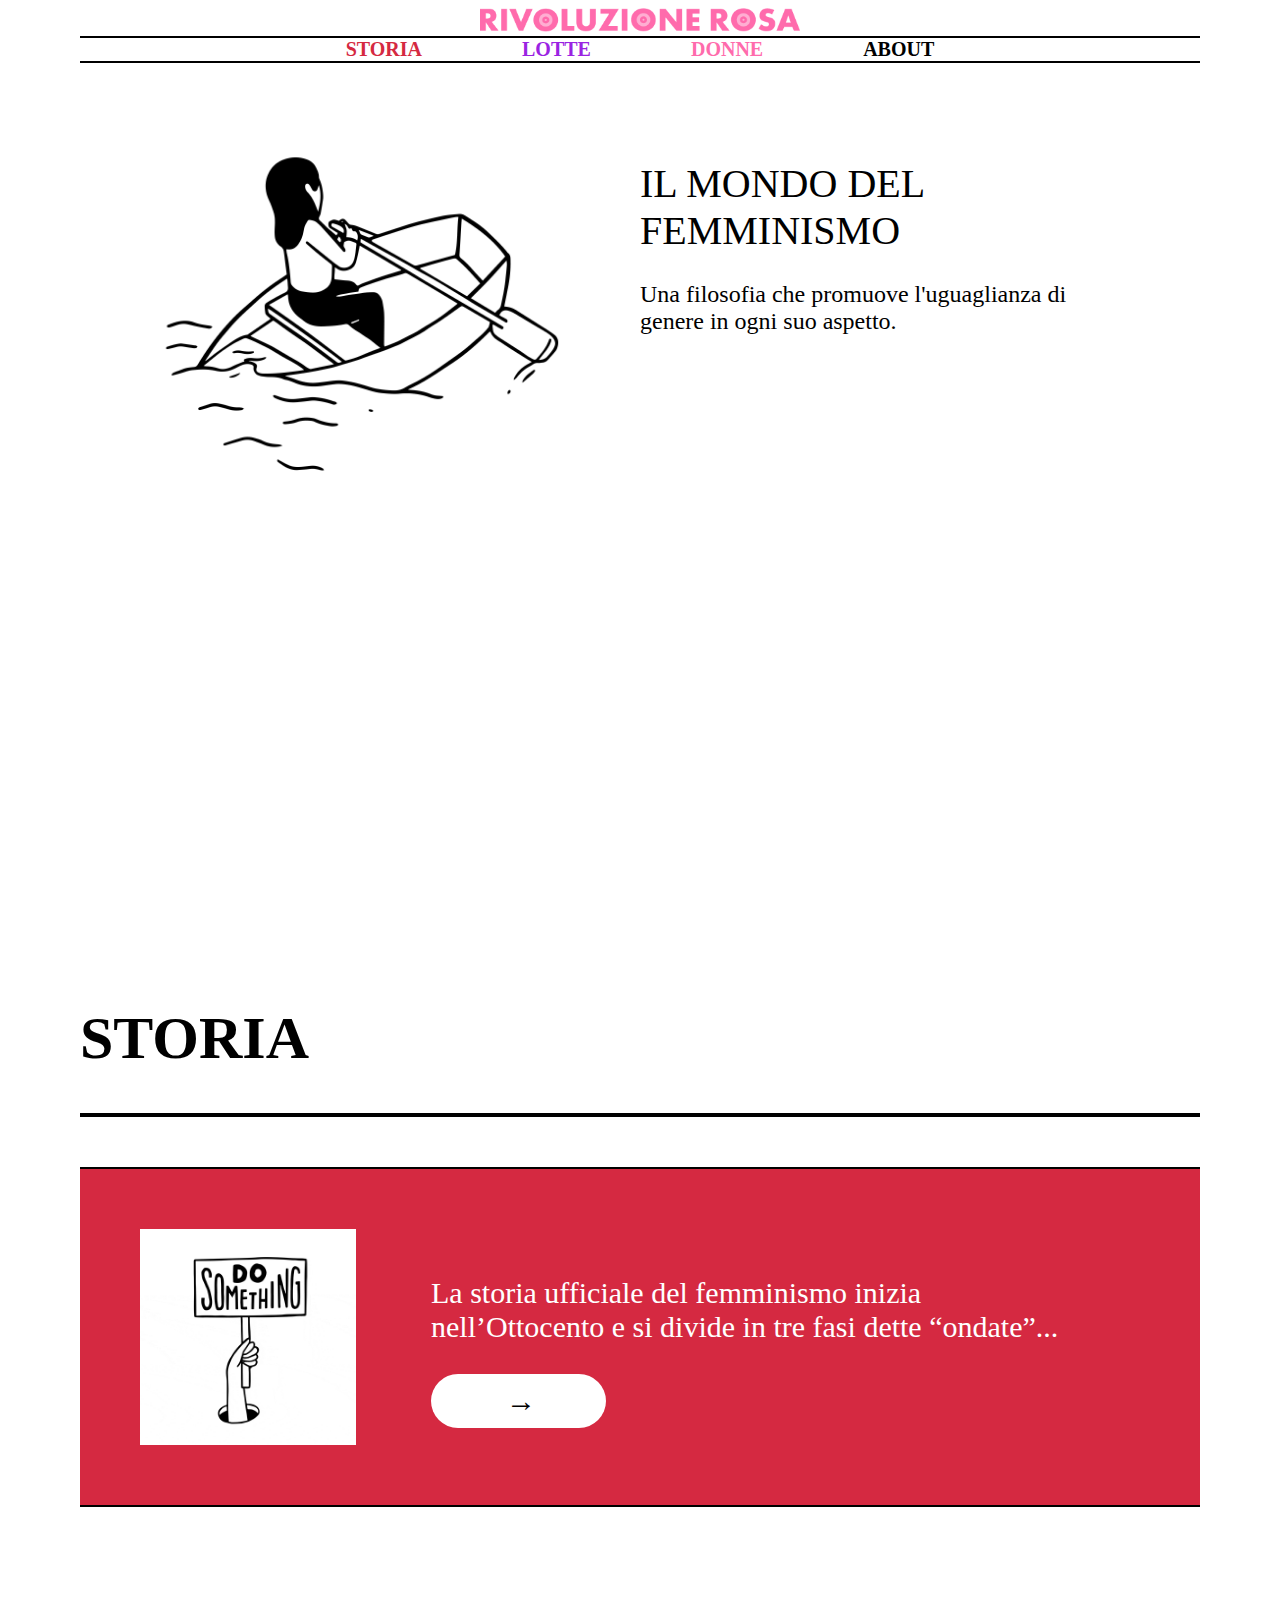
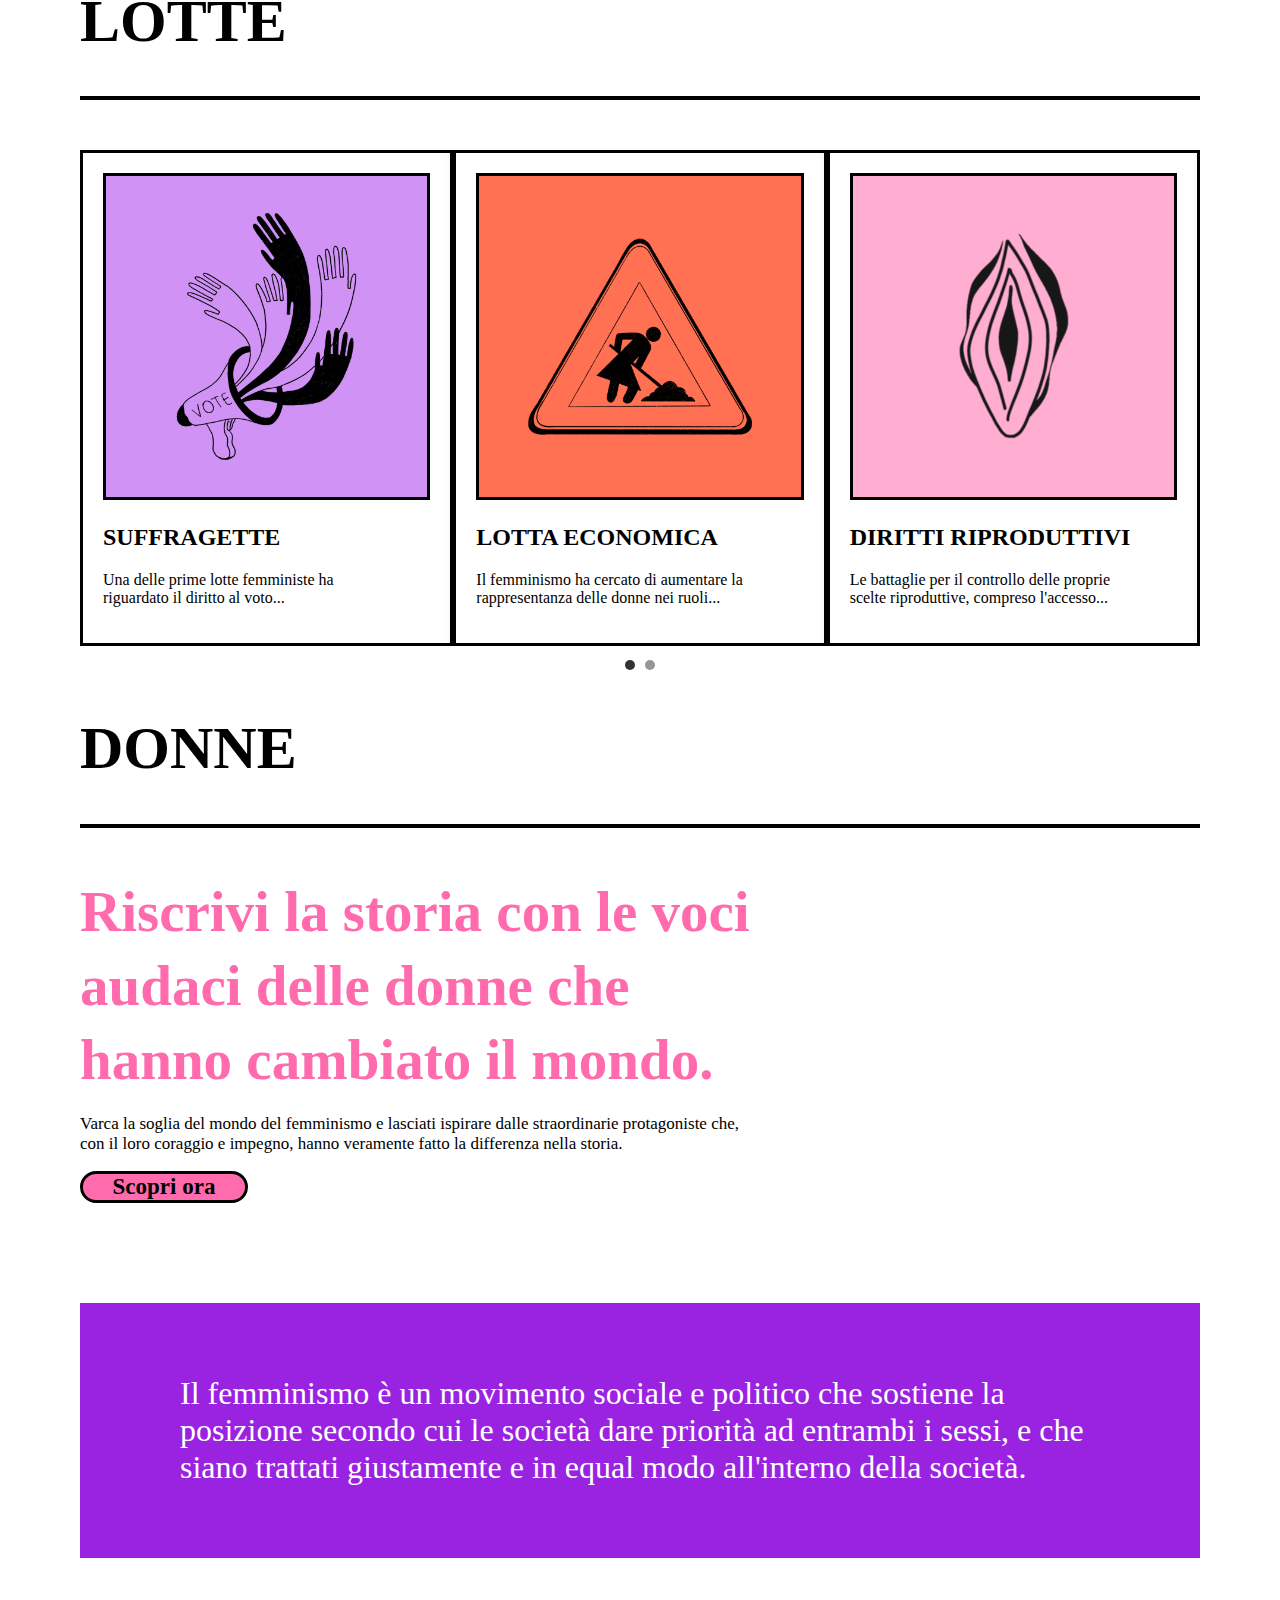
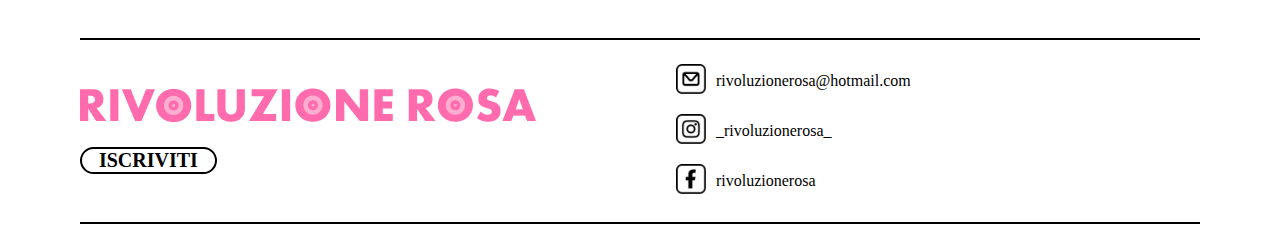
<file: index.html>
<!DOCTYPE html>
<html lang="it">
<head>
    <meta charset="UTF-8">
    <meta name="viewport" content="width=device-width, initial-scale=1.0">
    <title>Document</title>
    <link rel="stylesheet" href="style.css">
</head>
<body>
    <header>
        <div class="marchio"> <a href=""><img src="/img/marchio.png"></a></div>
        <div class="navigation">
          <div class="menu-icon" id="mobile-menu">&#9776;</div>
            <nav class="nav">
                <ul>
                    <li > <a class="storia" href="storia.html"> STORIA</a> </li>
                    <li > <a class="lotte" href=""> LOTTE </a> </li>
                    <li > <a class="donne" href=""> DONNE </a> </li>
                    <li > <a class="about" href=""> ABOUT </a> </li>
                </ul>
            </nav>
        </div>
    </header>
    <script src="script.js"></script>
    <main>
        <section class="hero">
            <div class="img"> <img src="img/Laurène Boglio.gif" alt=""></div>
            <div class="intro">
                <h1>IL MONDO DEL FEMMINISMO</h1>
                <p>Una filosofia che promuove l'uguaglianza di
                    <br> genere in ogni suo aspetto.</p>
            </div>
        </section>
        <div class="argomento1"> <h1>STORIA</h1></div>
        <div class="conainer-card">
            <div class="card">
                <img src="img/do something.gif" alt="Descrizione dell'immagine">
                <div class="card-content">
                    <p>La storia ufficiale del femminismo inizia 
                        <br>nell’Ottocento e si divide in tre fasi dette “ondate”...</p>
                        <a href="storia.html" class="arrow-button"><span>&rarr;</span></a>
                </div>
            </div>
        </div>
        <div class="argomento2"> <h1> LOTTE</h1></div>
        <div id="carousel-container">
            <div id="carousel">
              <div class="card1">
                <a href=""> <img src="img/diritto al voto.png" alt="Immagine 1"> </a>
                <a href=""> <h2>SUFFRAGETTE</h2> </a>
                <p>Una delle prime lotte femministe ha 
                    <br>riguardato il diritto al voto...</p>
              </div>
              <div class="card1">
                <a href=""><img src="img/LOTTA ECONOMICA.png" alt="Immagine 2"></a>
                <a href=""><h2>LOTTA ECONOMICA</h2></a>
                <p>Il femminismo ha cercato di aumentare la
                    <br>rappresentanza delle donne nei ruoli...</p>
              </div>
              <div class="card1">
                <a href=""><img src="img/DIRITTI RIPRODUTTIVI.png" alt="Immagine 2"></a>
                <a href=""><h2>DIRITTI RIPRODUTTIVI</h2></a>
                <p>Le battaglie per il controllo delle proprie 
                    <br>scelte riproduttive, compreso l'accesso...</p>
              </div>
              <div class="card1">
                <a href=""><img src="img/salario.png" alt="Immagine 2"></a>
                <a href=""><h2>PARITà SALARIALE</h2></a>
                <p>La lotta per ottenere parità di salario per lo 
                    <br>stesso lavoro svolto da uomini e donne...</p>
              </div>
              <div class="card1">
                <a href=""><img src="img/violenza.png" alt="Immagine 2"></a>
                <a href=""><h2>VIOLENZA DI GENERE</h2></a>
                <p>Il movimento femminista si è impegnato 
                    <br>nella lotta contro la violenza domestica...</p>
              </div>
              <div class="card1">
                <a href=""><img src="img/istruzione.png" alt="Immagine 2"></a>
                <a href=""><h2>DIRITTO ALL'ISTRUZIONE</h2></a>
                <p>Le donne hanno lottato per il diritto 
                    <br>all'istruzione di qualità, sfidando...</p>
              </div>
            </div>
          </div>
          <div id="carousel-indicators">
            <!-- Indicatori del carosello -->
          </div>
          <script src="script.js"></script>
          <div class="argomento3"> <h1>DONNE</h1></div>
          <div class="argomentod">
            <h2 class="primo">Riscrivi la storia con le voci audaci delle donne che hanno cambiato il mondo. </h2>
            <p class="terzo">Varca la soglia del mondo del femminismo e lasciati ispirare dalle straordinarie protagoniste che, con il loro coraggio e impegno, hanno veramente fatto la differenza nella storia.</p>
            <a href=""><h6 class="secondo">Scopri ora</h6></a>
          </div>
          <div class="citazione">
            <p> Il femminismo è un movimento sociale e politico
                che sostiene la posizione secondo cui le società
                 dare priorità ad entrambi i sessi, e 
                che siano trattati giustamente e in equal modo
               all'interno della società.</p>
          </div>
        </div>
    
    </main>
    <footer class="footer">
        <div class="newsletter-container">
          <a class="marchiof" href=""> <img src="img/marchio.png" alt=""></a>
          <div class="newsletter">
          <a href="iscriviti.html"><h2>ISCRIVITI</h2></a>
          </div>
       </div>
        <div class="contatti">
          <ul>
            <li><a href=""> <img src="img/mail.png" alt="" style="width: 30px; height: 30px;"> </a>
              <a href=""><p>rivoluzionerosa@hotmail.com</p></a>
            </li>
            <li><a href=""> <img src="img/ig.png" alt=""  style="width: 30px; height: 30px;"> </a>
              <a href=""><p>_rivoluzionerosa_</p></a>
            </li>
            <li><a href=""> <img src="img/facebook.png" alt=""  style="width: 30px; height: 30px;"> </a>
              <a href=""><p>rivoluzionerosa</p></a>
            </li>
          </ul>
        </div>
        <div class="navfooter">
          <ul>
            <li > <a class="storia" href="storia.html"> STORIA</a> </li>
            <li > <a class="lotte" href=""> LOTTE </a> </li>
            <li > <a class="donne" href=""> DONNE </a> </li>
            <li > <a class="about" href=""> ABOUT </a> </li>
          </ul>
        </div>
    </footer>
</body>
</html>
</file>
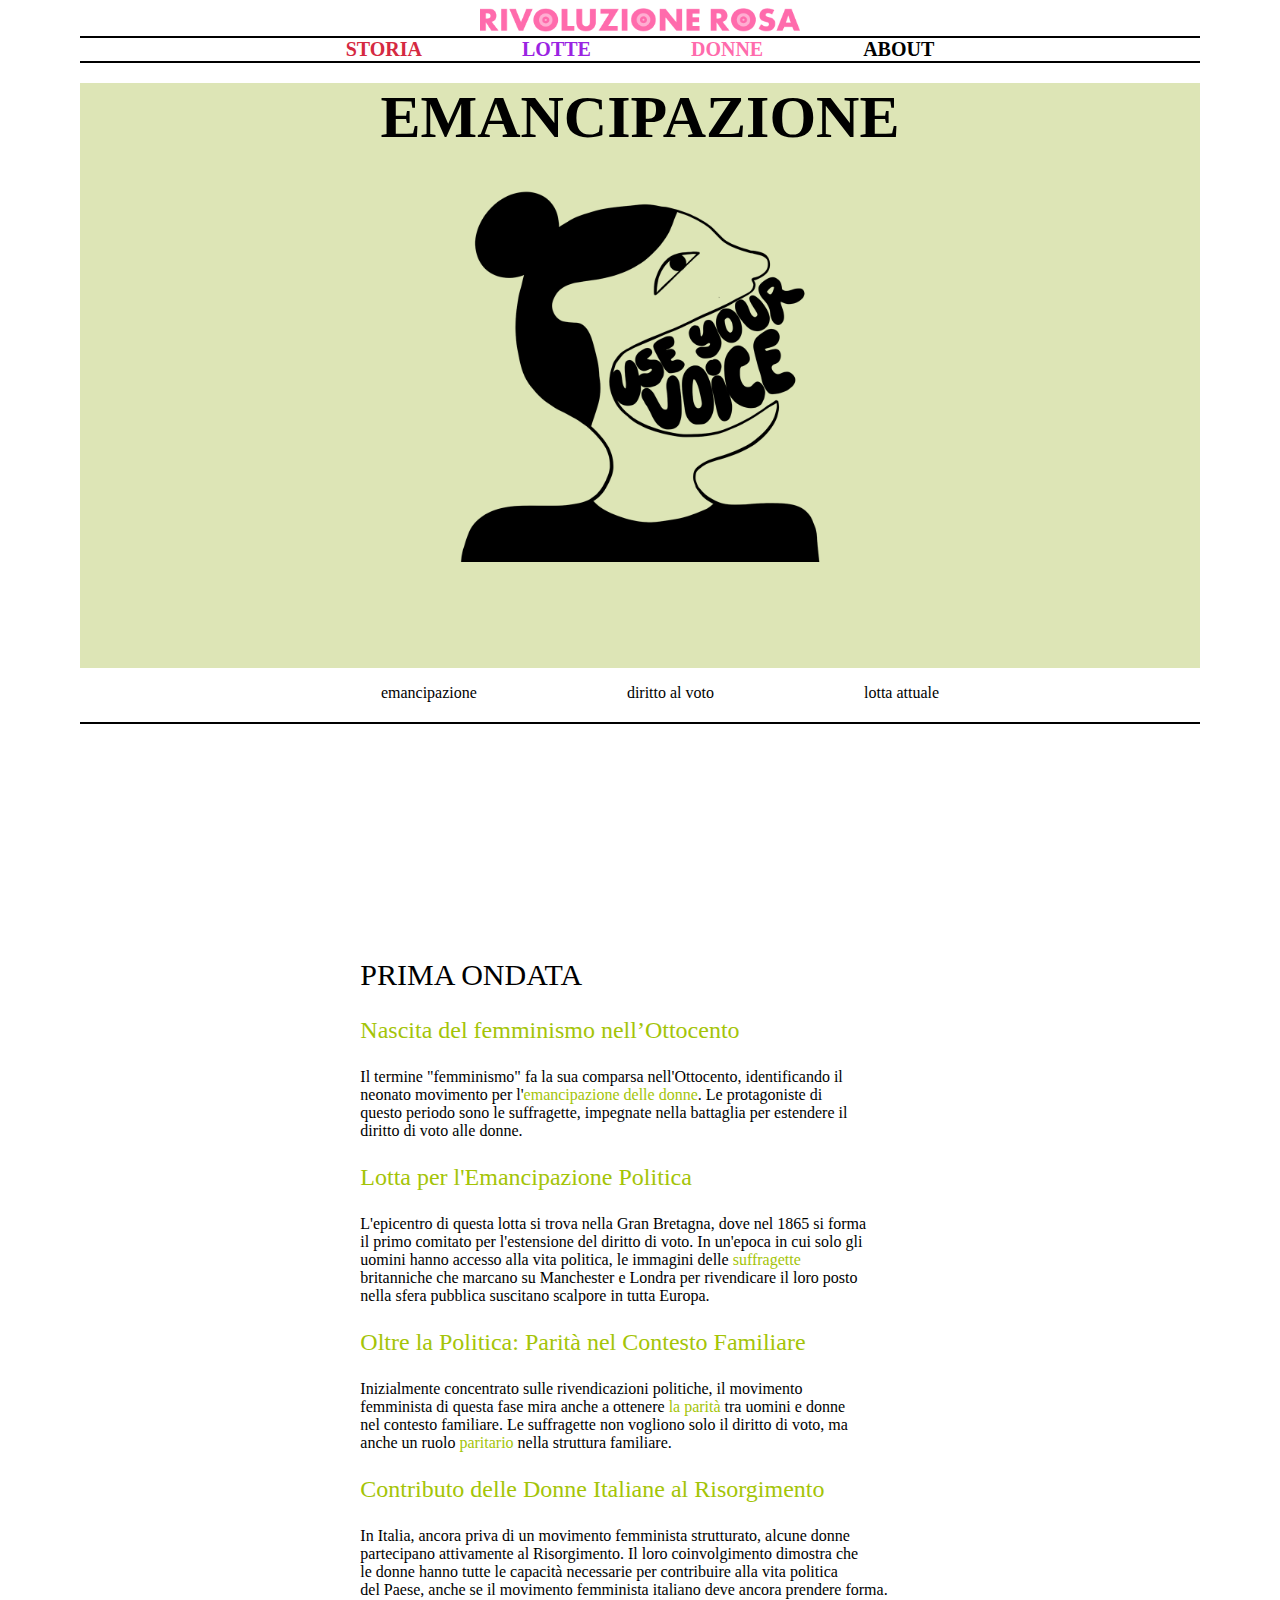
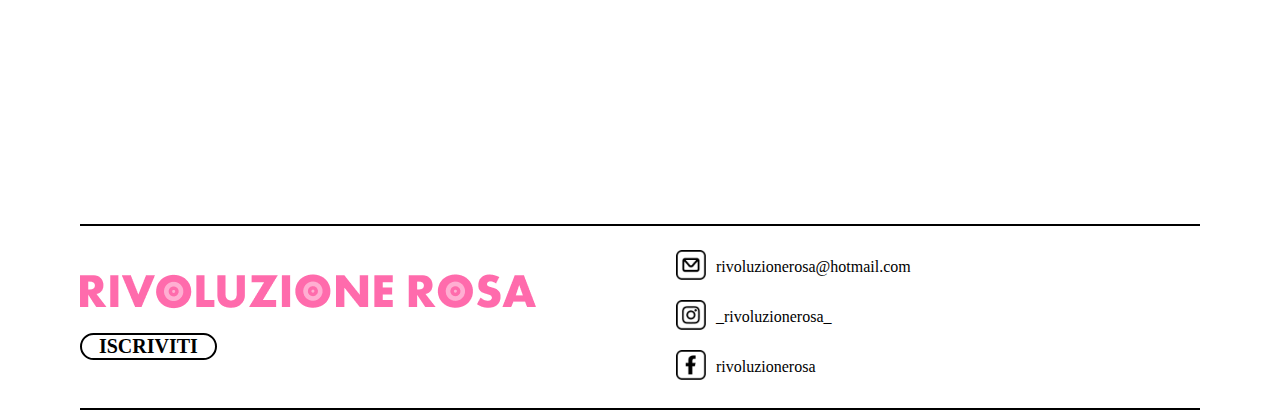
<file: emancipazione.html>
<!DOCTYPE html>
<html lang="it">
<head>
    <meta charset="UTF-8">
    <meta name="viewport" content="width=device-width, initial-scale=1.0">
    <title>emancipazione</title>
    <link rel="stylesheet" href="style.css">
</head>
<body>
    <header>
        <div class="marchio"> <a href="index.html"><img src="/img/marchio.png"></a></div>
        <div class="navigation">
          <div class="menu-icon" id="mobile-menu">&#9776;</div>
            <nav class="nav">
                <ul>
                    <li > <a class="storia" href="storia.html"> STORIA</a> </li>
                    <li > <a class="lotte" href=""> LOTTE </a> </li>
                    <li > <a class="donne" href=""> DONNE </a> </li>
                    <li > <a class="about" href=""> ABOUT </a> </li>
                </ul>
            </nav>
        </div>
    </header>
    <script src="script.js"></script>
    <main>
        <div class="container_e">
            <h1>EMANCIPAZIONE</h1>
            <img src="img/Emancipazione.png" alt="Emancipazione">
        </div>
        <div class="microargomenti">
            <ul>
                <li><a href=""> emancipazione </a></li>
                <li><a href=""> diritto al voto </a></li>
                <li><a href=""> lotta attuale </a></li>
            </ul>
        </div>
        <div class="paragrafo_e">
          <div class="testo_e">
                <h2>PRIMA ONDATA</h2>
                <h3>Nascita del femminismo nell’Ottocento</h3>
                <p>Il termine "femminismo" fa la sua comparsa nell'Ottocento, identificando il 
                    <br>neonato movimento per l'<span class="testoverde">emancipazione delle donne</span>. Le protagoniste di 
                    <br>questo periodo sono le suffragette, impegnate nella battaglia per estendere il 
                    <br>diritto di voto alle donne.
                </p>
                <h3>Lotta per l'Emancipazione Politica</h3>
                <p>L'epicentro di questa lotta si trova nella Gran Bretagna, dove nel 1865 si forma 
                    <br>il primo comitato per l'estensione del diritto di voto. In un'epoca in cui solo gli 
                    <br>uomini hanno accesso alla vita politica, le immagini delle <span class="testoverde"> suffragette</span>
                    <br>britanniche che marcano su Manchester e Londra per rivendicare il loro posto 
                    <br>nella sfera pubblica suscitano scalpore in tutta Europa.
                </p>
                <h3>Oltre la Politica: Parità nel Contesto Familiare</h3>
                <p>Inizialmente concentrato sulle rivendicazioni politiche, il movimento 
                <br> femminista di questa fase mira anche a ottenere <span class="testoverde"> la parità</span> tra uomini e donne
                <br> nel contesto familiare. Le suffragette non vogliono solo il diritto di voto, ma 
                <br> anche un ruolo <span class="testoverde"> paritario</span> nella struttura familiare.
                </p>
                <h3>Contributo delle Donne Italiane al Risorgimento</h3>
                <p>In Italia, ancora priva di un movimento femminista strutturato, alcune donne 
                    <br>partecipano attivamente al Risorgimento. Il loro coinvolgimento dimostra che 
                    <br>le donne hanno tutte le capacità necessarie per contribuire alla vita politica 
                    <br>del Paese, anche se il movimento femminista italiano deve ancora prendere forma.
                </p>
            </div>
        </div>
        </main>
    <footer class="footer">
        <div class="newsletter-container">
          <a class="marchiof" href="index.html"> <img src="img/marchio.png" alt=""></a>
          <div class="newsletter">
            <a href="iscriviti.html"><h2>ISCRIVITI</h2></a>
          </div>
       </div>
        <div class="contatti">
          <ul>
            <li><a href=""> <img src="img/mail.png" alt="" style="width: 30px; height: 30px;"> </a>
              <a href=""><p>rivoluzionerosa@hotmail.com</p></a>
            </li>
            <li><a href=""> <img src="img/ig.png" alt=""  style="width: 30px; height: 30px;"> </a>
              <a href=""><p>_rivoluzionerosa_</p></a>
            </li>
            <li><a href=""> <img src="img/facebook.png" alt=""  style="width: 30px; height: 30px;"> </a>
              <a href=""><p>rivoluzionerosa</p></a>
            </li>
          </ul>
        </div>
        <div class="navfooter">
          <ul>
            <li > <a class="storia" href="storia.html"> STORIA</a> </li>
            <li > <a class="lotte" href=""> LOTTE </a> </li>
            <li > <a class="donne" href=""> DONNE </a> </li>
            <li > <a class="about" href=""> ABOUT </a> </li>
          </ul>
        </div>
    </footer>
</body>
</file>
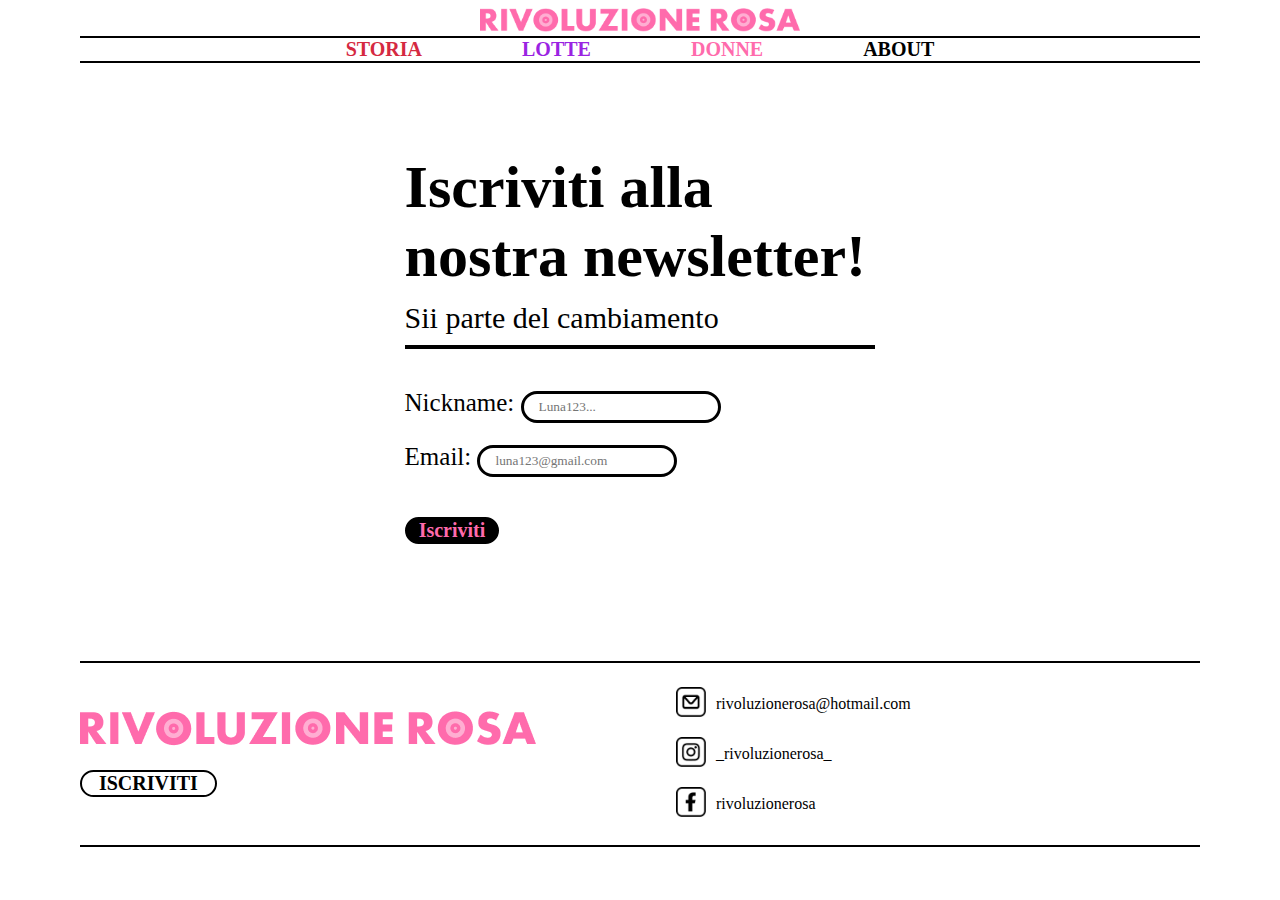
<file: iscriviti.html>
<!DOCTYPE html>
<html lang="it">
<head>
    <meta charset="UTF-8">
    <meta name="viewport" content="width=device-width, initial-scale=1.0">
    <title>iscrizione</title>
    <link rel="stylesheet" href="style.css">
</head>
<body>
    <header>
        <div class="marchio"> <a href=""><img src="/img/marchio.png"></a></div>
        <div class="navigation">
          <div class="menu-icon" id="mobile-menu">&#9776;</div>
            <nav class="nav">
                <ul>
                    <li > <a class="storia" href="storia.html"> STORIA</a> </li>
                    <li > <a class="lotte" href=""> LOTTE </a> </li>
                    <li > <a class="donne" href=""> DONNE </a> </li>
                    <li > <a class="about" href=""> ABOUT </a> </li>
                </ul>
            </nav>
        </div>
    </header>
    <main>
    <div class="iscrizione">
        <div class="i">
            <div class="testo_i">
                <h2> Iscriviti alla nostra newsletter!</h2>
                <h6>Sii parte del cambiamento</h6>
            </div>
            <div class="campo">
                <form action="#" method="post" class="newsletter-form">
                    <div class="nickname">
                        <label for="nickname">Nickname:</label>
                        <input type="text" id="nickname" name="nickname" placeholder="Luna123..." required></div>
                    <div class="mail">
                        <label for="email">Email:</label>
                         <input type="email" id="email" name="email" placeholder="luna123@gmail.com" required> </div>
                  <a href="newsletter.html"> <h2> Iscriviti </h2></a>
                </form>
            </div>  
        </div>
    </div>
</main>
<footer class="footer">
    <div class="newsletter-container">
      <a class="marchiof" href=""> <img src="img/marchio.png" alt=""></a>
      <div class="newsletter">
      <a href="iscriviti.html"><h2>ISCRIVITI</h2></a>
      </div>
   </div>
    <div class="contatti">
      <ul>
        <li><a href=""> <img src="img/mail.png" alt="" style="width: 30px; height: 30px;"> </a>
          <a href=""><p>rivoluzionerosa@hotmail.com</p></a>
        </li>
        <li><a href=""> <img src="img/ig.png" alt=""  style="width: 30px; height: 30px;"> </a>
          <a href=""><p>_rivoluzionerosa_</p></a>
        </li>
        <li><a href=""> <img src="img/facebook.png" alt=""  style="width: 30px; height: 30px;"> </a>
          <a href=""><p>rivoluzionerosa</p></a>
        </li>
      </ul>
    </div>
    <div class="navfooter">
      <ul>
        <li > <a class="storia" href="storia.html"> STORIA</a> </li>
        <li > <a class="lotte" href=""> LOTTE </a> </li>
        <li > <a class="donne" href=""> DONNE </a> </li>
        <li > <a class="about" href=""> ABOUT </a> </li>
      </ul>
    </div>
</footer>
</body>
</file>
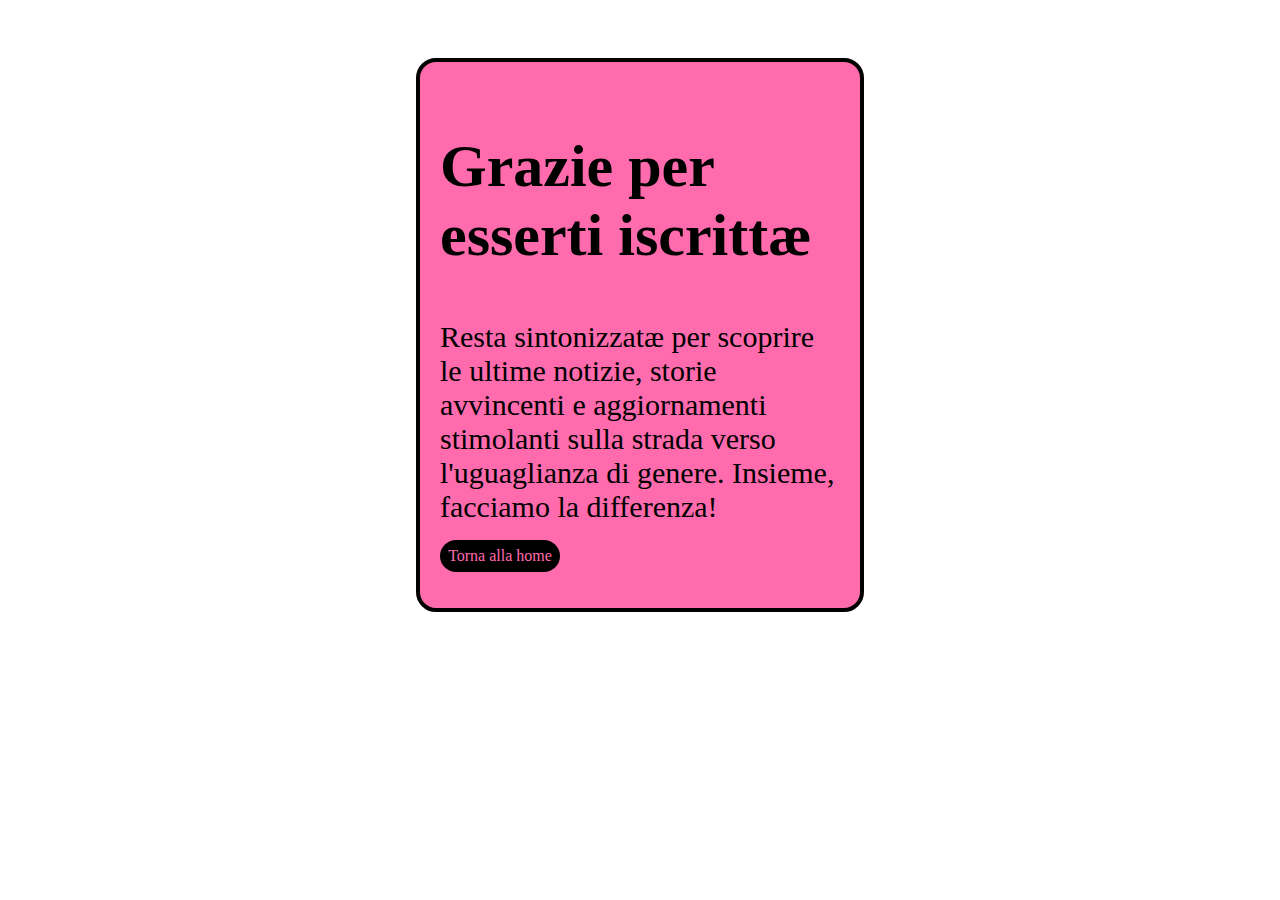
<file: newsletter.html>
<!DOCTYPE html>
<html lang="it">
<head>
    <meta charset="UTF-8">
    <meta name="viewport" content="width=device-width, initial-scale=1.0">
    <title>newsletter</title>
    <link rel="stylesheet" href="style.css">
</head>
<body>
    <div class="popup">
        <div class="testo_n">
        <h2> Grazie per esserti iscrittæ </h2>
        <h5> Resta sintonizzatæ per scoprire le ultime notizie, storie avvincenti e aggiornamenti stimolanti sulla strada verso l'uguaglianza di genere. Insieme, facciamo la differenza!</h5>  
        <a href="index.html"><p>Torna alla home</p>  </a> 
        </div>  
    </div>
        
</body>
</file>
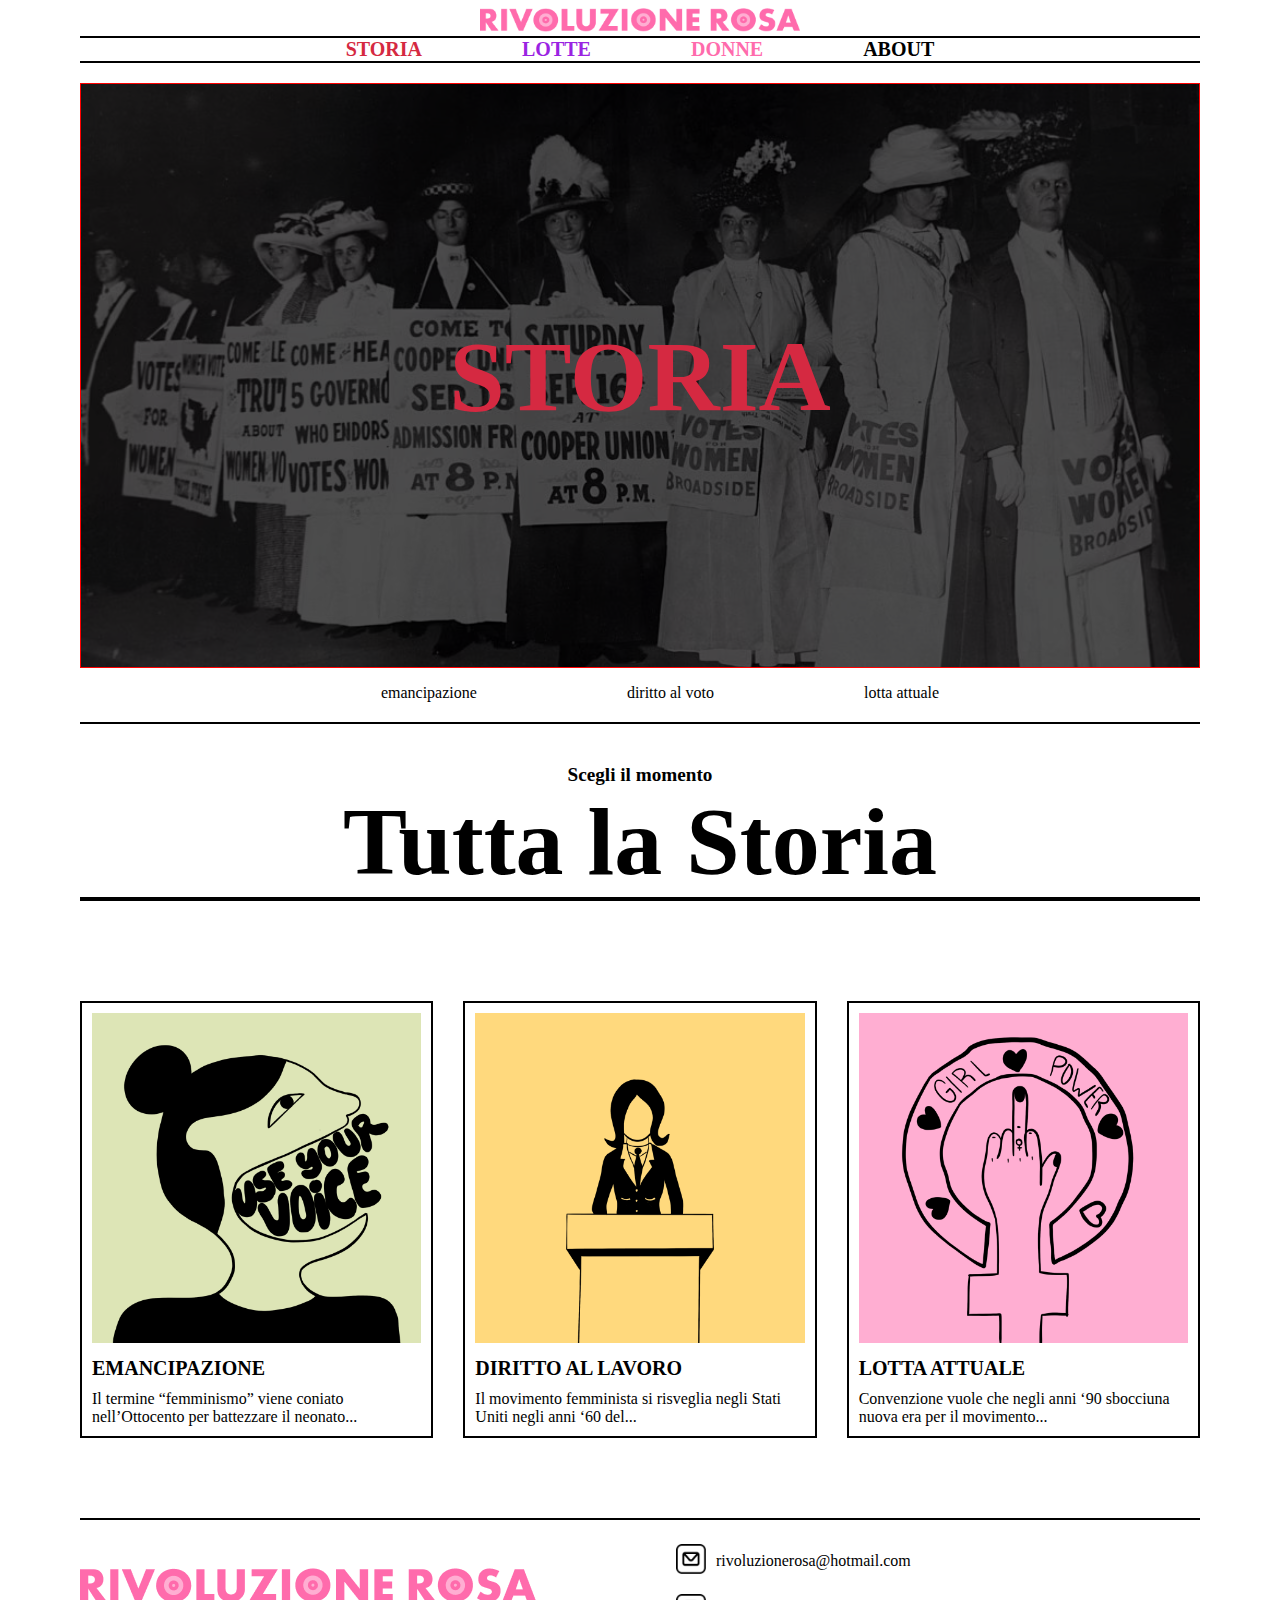
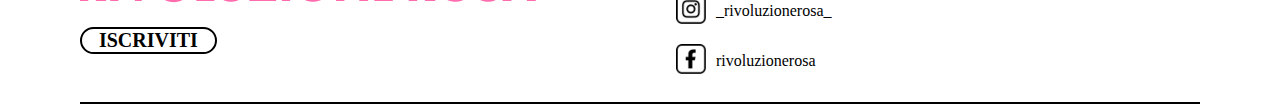
<file: storia.html>
<!DOCTYPE html>
<html lang="it">
<head>
    <meta charset="UTF-8">
    <meta name="viewport" content="width=device-width, initial-scale=1.0">
    <title>STORIA</title>
    <link rel="stylesheet" href="style.css">
</head>
<body>
    <header>
        <div class="marchio"> <a href="index.html"><img src="/img/marchio.png"></a></div>
        <div class="navigation">
          <div class="menu-icon" id="mobile-menu">&#9776;</div>
            <nav class="nav">
                <ul>
                    <li > <a class="storia" href="storia.html"> STORIA</a> </li>
                    <li > <a class="lotte" href=""> LOTTE </a> </li>
                    <li > <a class="donne" href=""> DONNE </a> </li>
                    <li > <a class="about" href=""> ABOUT </a> </li>
                </ul>
            </nav>
        </div>
    </header>
    <script src="script.js"></script>

    <main>
        <div class="containerstoria">
            <div class="overlay"></div>
            <img src="img/storia.avif" alt="Emancipazione">
            <div class="overlay-text">STORIA</div>
        </div>
        <div class="microargomenti">
            <ul>
                <li><a href="emancipazione.html"> emancipazione </a></li>
                <li><a href=""> diritto al voto </a></li>
                <li><a href=""> lotta attuale </a></li>
            </ul>
        </div>
        <div class="titolo_s">
            <h6> Scegli il momento </h6>
            <h2> Tutta la Storia</h2>
        </div>
        <div class="cardstoria">
            <div class="card_s">
                <a class="img_emancipazione" href="emancipazione.html"><img src="img/Emancipazione.png" alt=""></a>
                <a class="" href=""><h5>EMANCIPAZIONE</h5></a>
                <p>Il termine “femminismo” viene coniato nell’Ottocento per battezzare il neonato... </p>
            </div>
            <div class="card_s">
                <a href=""><img src="img/Lavoro.png" alt=""></a>
                <a href=""><h5>DIRITTO AL LAVORO</h5></a>
                <p>Il movimento femminista si risveglia negli Stati Uniti negli anni ‘60 del... </p>
            </div>
            <div class="card_s">
                <a href=""><img src="img/Attuale.png" alt=""></a>
                <a href=""><h5>LOTTA ATTUALE</h5></a>
                <p>Convenzione vuole che negli anni ‘90 sbocciuna nuova era per il movimento... </p>
            </div>
        </div>
    </main>
    <footer class="footer">
        <div class="newsletter-container">
          <a class="marchiof" href="index.html"> <img src="img/marchio.png" alt=""></a>
          <div class="newsletter">
            <a href="iscriviti.html"><h2>ISCRIVITI</h2></a>
          </div>
       </div>
        <div class="contatti">
          <ul>
            <li><a href=""> <img src="img/mail.png" alt="" style="width: 30px; height: 30px;"> </a>
              <a href=""><p>rivoluzionerosa@hotmail.com</p></a>
            </li>
            <li><a href=""> <img src="img/ig.png" alt=""  style="width: 30px; height: 30px;"> </a>
              <a href=""><p>_rivoluzionerosa_</p></a>
            </li>
            <li><a href=""> <img src="img/facebook.png" alt=""  style="width: 30px; height: 30px;"> </a>
              <a href=""><p>rivoluzionerosa</p></a>
            </li>
          </ul>
        </div>
        <div class="navfooter">
          <ul>
            <li > <a class="storia" href="storia.html"> STORIA</a> </li>
            <li > <a class="lotte" href=""> LOTTE </a> </li>
            <li > <a class="donne" href=""> DONNE </a> </li>
            <li > <a class="about" href=""> ABOUT </a> </li>
          </ul>
        </div>
    </footer>
</body>
</file>
<file: style.css>
body{
    margin-left: 80px;
    margin-right: 80px;
}
a{
    text-decoration: none;
    color: black;

}

*{
    box-sizing: border-box;
}


@media (max-width: 1002px) {
  body{
    margin-left: 20px ;
    margin-right: 20px;}
}



/*header*/
.menu-icon{
    display: none;
}
.marchio img{
    width: 70%;
    }
    .marchio{
       text-align: center;
    }
    .navigation{ 
        text-align: center;
        display: flex;
        justify-content: center;
        align-items: center;
        font-family:'poppins';
        font-size: 10px;
        border-bottom: 2px solid black;
        border-top:2px solid black;
    }
    .nav{
        display: flex;
    }
    .nav ul{
    margin: 0;
    padding: 0; 
    display: flex;
    list-style: none;
    align-items: center;
    gap: 100px;
    }
    .nav a{
        display: flex;
        font-family: 'poppins';
        font-size: 20px;
        text-decoration: none;
        font-weight: bold;
    }
    .storia{
    color: #D52941;
    }
    .lotte{
        color: #9A23E2;
    }
    .donne{
        color: #FF6BAC;
    }
    .about{
        color: black;
    }
    
    .marchio{ 
        display: flex;
        justify-content: center;
    }


/* Media query per schermi più piccoli */
@media screen and (max-width: 1002px) {
    .menu-icon {
        display: block; /* Mostra l'icona del menu */
        font-size: 30px; /* Imposta la dimensione dell'icona del menu */
        cursor: pointer;
    }

    .nav ul {
        display: none; /* Nascondi la lista di navigazione */
        flex-direction: column; /* Rendi i link uno sopra l'altro */
        position: absolute;
        top: 60px; /* Regola la distanza dalla parte superiore */
        left: 0;
        width: 100%;
        background-color: #f9f9f9;
        border: 1px solid #ddd;
    }

    .nav ul.show {
        display: flex;
    }

    .nav a {
        font-size: 20px; /* Imposta la dimensione del testo nel menu */
        padding: 15px; /* Aggiungi spaziatura intorno ai link */
        text-align: center; /* Centra il testo nel link */
        text-decoration: none;
        transition: background-color 0.3s; /* Aggiungi un effetto di transizione */
    }
    .storia{
        color: #D52941;
        }
        .lotte{
            color: #9A23E2;
        }
        .donne{
            color: #FF6BAC;
        }
        .about{
            color: black;
        }
        
  
    .nav a:hover {
        background-color: #ddd; /* Cambia il colore di sfondo al passaggio del mouse */
    }
}



/*hero*/

.hero{
    margin: 0 10px;
    display: flex;
    height: 100vh;
}
.img{
    flex: 1;
}
.img img{
    width: 100%;
    height: auto;
    max-height: 100%; 
    object-fit:scale-down;
}

.intro{
    flex: 1;
    padding: 20px;
    margin-top: 50px;
}
.intro h1{
    color: #000;
    font-family: Bakso Sapi;
    font-size: 40px;
    font-style: normal;
    font-weight: 400;
    line-height: normal;
}
.intro p{
    color: #000;
    font-family: Poppins;
    font-size: 24px;
    font-style: normal;
    font-weight: 500;
    line-height: normal;
}

@media (max-width: 1002px) {
    .hero {
        margin: 0 10px;
        height: auto;
        flex-direction: column;
    }

    .intro {
        flex: 1;
        padding: 5px;
        margin-top: 20px;
    }

    .intro h1 {
        font-size: 30px;
    }
}



/*contenuto home*/
.argomento1{
    font-family:'Bakso Sapi';
    font-size: 30px;
    border-bottom: 4px solid black;
 }

.conainer-card{
    display: flex;
    justify-content: center;
}
.card {
    margin-top: 50px;
    align-items: center;
    background-color: #D52941;
    display: flex;
    border-top: 2px solid black;
    border-bottom: 2px solid black;
    overflow: hidden;
    width: 100%; /* Puoi regolare la larghezza della card secondo le tue preferenze */
}
.card img {
    padding: 60px;
    width: 30%;
    object-fit: cover;
}
.card-content {
    padding: 15px;
    box-sizing: border-box;
    font-size: 30px;
    font-family: 'poppins';
    color: #ffffff;
}
.arrow-button {
    display: inline-block;
    padding: 10px 70px;
    text-decoration: none;
    background-color: #ffffff;
    color: #000000;
    border-radius: 30px;
    transition: background-color 0.3s ease-in-out;
}
  
.arrow-button:hover {
    background-color: #FF6BAC; /* Cambia colore al passaggio del mouse */
}
  
.arrow-button span {
    margin-left: 5px;
}


    @media (max-width: 1002px) {
        .card {
            flex-direction: column; /* Cambia la direzione a colonna per schermi più piccoli */
            align-items: center;
        }
    
        .card img {
            padding-bottom: 0px;
            width: 100%; /* Larghezza completa dell'immagine */
            order: -1; /* Sposta l'immagine sopra il contenuto testuale */
        }
    
        .card-content {
            margin-left: 40px;
            font-size: 26px; 
            padding-bottom: 50px;
        }
    
        .arrow-button {
            margin-top: 20px; /* Aggiungi margine superiore per spaziare l'arrow-button dal testo */
        }
    }


.argomento2{
    margin-top: 80px;
    font-family:'Bakso Sapi';
    font-size: 30px;
    border-bottom: 4px solid black;
 }

#carousel-container {
    margin-top: 50px;
    width: 100%;
    overflow: hidden;
    display: flex;
    justify-content: center;
}
#carousel {
    display: flex;
    transition: transform 0.5s ease-in-out;
    width: 100%;
}

.card1 {
    flex: 0 0 calc(100% / 3); /* Calcola la larghezza dinamica per visualizzare 3 card senza margini */
    background-color: #fff;
    padding: 20px; /* Ridotto il padding della card */
    box-shadow: 0 0 10px rgba(0, 0, 0, 0.1);
    border: 3px solid black;
}

.card1 img {
    border: 3px solid black;
    width: 100%; /* Fai occupare all'immagine l'intera larghezza della card */
    height: auto;
}
.card1 h2{
    font-family: 'Bakso Sapi';
    color: black;
}
.card1 p{
    font-family: 'poppins';
}
#carousel-indicators {
    text-align: center;
    margin-top: 10px;
}

.indicator {
    display: inline-block;
    width: 10px;
    height: 10px;
    background-color: #969696;
    border-radius: 50%;
    margin: 0 5px;
    cursor: pointer;
}

.indicator.active {
    background-color: #333;
}


@media (max-width: 1002px) {
 #carousel {
 display:flex ;
flex-wrap: wrap;
}
        
.card1 {
    box-sizing: border-box;
    flex: 0 0 100%;
    margin-bottom: 20px;
}
        
 #carousel-indicators {
     display: none;
}
    
/* Resto del CSS rimane invariato */
.argomento2 {
    margin-top: 80px;
    font-family: 'Bakso Sapi';
    font-size: 30px;
    border-bottom: 4px solid black;
}

#carousel-container {
    margin-top: 50px;
    width: 100%;
    display: flex;
    justify-content: center;
}

#carousel {
    display: flex;
    transition: transform 0.5s ease-in-out;
    width: 100%;
}

.card1 img {
    border: 3px solid black;
    width: 100%;
    height: auto;
}

.card1 h2 {
    font-family: 'Bakso Sapi';
}

.card1 p {
    font-family: 'poppins';
}

}
.argomento3{
    font-family:'Bakso Sapi';
    font-size: 30px;
    border-bottom: 4px solid black; 
}
.argomentod{
    width: 60%;
}
.argomentod .primo{
    line-height: 1.3em;
    margin-bottom: 0;
    font-family: 'poppins';
    font-size: 57px;
    font-weight: bold;
    color: #FF6BAC;
}
.argomentod .secondo{
    background-color: #FF6BAC;
    text-align: center;
    width: 25%;
    border: 3px solid black;
    border-radius: 30px;
    margin: 0;
    font-family: 'poppins';
    font-size: 23px;
    color: black;  
}
.argomentod .terzo{
    font-family: 'poppins';
    font-size:17px;
    color: black;   
}
@media (max-width: 768px) {
    .argomentod{
        width: 100%;
    }
    .argomentod .primo{
        line-height: 1.3em;
        margin-bottom: 0;
        font-family: 'poppins';
        font-size: 33px;
        font-weight: bold;
        color: #FF6BAC;
    }
    .argomentod .secondo{
        background-color: #FF6BAC;
        text-align: center;
        width: 30%;
        border: 3px solid black;
        border-radius: 30px;
        margin: 0;
        font-family: 'poppins';
        font-size: 15px;
        color: black;  
    }
    .argomentod .terzo{
        font-family: 'poppins';
        font-size:12px;
        color: black;   
    }
}
.citazione{
    margin-top: 100px;
    background-color: #9A23E2;
    font-family: 'poppins';
    color: #FFF;
    font-family: Poppins;
    font-size: 32px;
    padding-left: 100px;
    padding-right: 100px;
    padding-top: 40px;
    padding-bottom: 40px;
    display: flex;
    justify-content: center;
}

@media (max-width: 1002px) {
    .citazione {
        margin-top: 50px;
        font-size: 30px;
        padding: 40px;
    }

}

 /*footer */
.footer{
margin-top: 80px;
border-bottom: 2px solid black;
border-top:2px solid black;
display: flex;
align-items: center;
gap: 100px;
}
.newsletter-container{
display: column;
}
.newsletter{
    width: 30%;
    margin-top: 20px;
    border: 2px solid black;
    border-radius: 30px;

}
.newsletter h2{
    display: flex;
    justify-content: center;
}
input{
    border-radius: 30px;
    padding:5px 15px;
    background-color: #FF6BAC;
    border: 3px solid black;
}
.newsletter-container h2{
    margin: 0;
    font-family: 'poppins';
    font-size: 20px;
}
.contatti{
    display: flex;
    justify-content: center;
   
}

.contatti li{
    display: flex;
    align-items: center;
    gap: 10px;
  

}
.contatti li p{
    font-family: 'poppins';
    color: black;
}
.navfooter{
    display:flex;
    margin-left: 270px;
    
}
.navfooter li{
    display: flex;
    align-items: center; 
    justify-content: flex-end;
    font-family: 'poppins';
    font-weight: bold;
    font-size: 20px;
}


@media (max-width: 1002px) {
  .footer{
    margin-top: 40px;
    padding: 20px;
    display: flex;
    flex-direction: column;
    align-items: center;
    gap: 10px;
}
  .newsletter-container{
    margin: 0;
    display: flex;
    flex-direction: column;
    align-items: center;
  }
  .newsletter-container a img{

    width: 320px;
  }
  .newsletter h2{
    display: flex;
    justify-content: center;
  }
  .contatti{
    margin: 0px;
    display: flex;
    justify-content: center;
}
.navfooter{
    margin-top: 0px;
  
    display:flex;
    margin-right: 280px;
}
.navfooter li{
    margin-right: 50px;
    display: flex;
    align-items: flex-start; 
    justify-content: center;
    font-family: 'poppins';
    font-weight: bold;
    font-size: 20px;
}
.newsletter h2{
   font-size: 18px;
}
}


 /* STORIA [hero] */
 .containerstoria{
    height: 65vh;
    border: 1px solid red;
    margin-top: 20px;
    position: relative;
    text-align: center;
 }
.overlay-text {
    position: absolute;
    top: 50%;
    left: 50%;
    transform: translate(-50%, -50%);
    color:#D52941;
    font-family: 'poppins';
    font-size: 100px;
    font-weight: bold;
  }

.containerstoria img{
    height: 100%;
    width: 100%;
    object-fit: cover;
    background-color:0 ;
}

.overlay{
  position: absolute;
  top: 0;
  left: 0;
  width: 100%;
  height: 100%;
  background-color: rgba(0, 0, 0, 0.7); /* Cambia il colore e l'opacità come desideri */
}
.microargomenti ul{
    text-decoration: none;
    justify-content: center;
    display: flex;
    align-items:center ;
    gap: 150px;
    list-style: none;
    font-family: 'poppins';
    color: #000;
    padding-bottom: 20px;
    padding-top: 0;
    border-bottom: 2px solid black;
}
.microargomenti li :hover{
    color:#D52941;  
}
.titolo_s{
    margin-top: 40px;
    font-family: 'poppins';
    display: flex;
    flex-direction: column;
    align-items: center;
    border-bottom: 4px solid black;
}
.titolo_s h6{
    margin: 0;
    font-size: 19.2px;
    font-style: normal;
}
.titolo_s h2{
    margin: 0px;
    font-size: 96px;
}
.cardstoria {
    margin-top: 100px;
    display: flex;
    justify-content: space-between;
    width: 100%;
    gap: 30px;
}
.card_s {
    box-sizing: border-box;
    border: 2px solid black;
    padding: 10px;
}
    
.card_s img {
    max-width: 100%;
    height: auto;
}
    
.card_s h5 {
    font-size: 20px;
    font-family: 'Bakso Sapi';
    margin: 10px 0;
}
    
.card_s p {
    font-family: 'poppins';
     margin: 0;
}


@media (max-width: 768px) {
.microargomenti ul{
    gap: 30px;
    font-size: 14px;
}
.titolo_s h2{
    font-size: 57px;
}
.titolo_s h6{
    font-size: 14px;
}
.cardstoria {
    margin-top: 100px;
    display: flex;
    flex-direction: column; /* Cambia la direzione del layout a colonna */
    gap: 30px;
}

.card_s {
    box-sizing: border-box;
    border: 2px solid black;
    padding: 10px;
    max-width: 100%; /* Occupa l'intero spazio disponibile */
}

.card_s img {
    max-width: 100%;
    height: auto;
}

.card_s h5 {
    font-size: 20px;
    font-family: 'Bakso Sapi';
    margin: 10px 0;
}

.card_s p {
    font-family: 'poppins';
    margin: 0;
}
}

/* EMANCIPAZIONE */
.container_e{
    margin-top: 20px;
    background-color: #DDE5B6;
    height: 65vh;
    position: relative;
    text-align: center;
}
.container_e img{
    width: 70%;
    height:70%;
    object-fit:contain; /* per adattare l'immagine senza distorsioni */

}
.container_e h1{
    margin: 0;
    font-size: 60px;
    font-family: 'poppins';
}
.paragrafo_e {
    font-family: 'poppins';
    margin-top: 100px;
    margin-bottom: 100px;
    display: flex;
    align-items: center;
    justify-content: center;
    height: 100vh;
}

.testo_e {
    justify-content: center;
}

.testo_e h2 {
    color: #000;
    font-family: Bakso Sapi;
    font-size: 30px;
    font-style: normal;
    font-weight: normal;
}

.testo_e h3 {
    color: #A4C407;
    font-family: Poppins;
    font-size: 24px;
    font-style: normal;
    font-weight: 500;
    line-height: normal;
}

.testoverde {
    color:#A4C407;
}
@media (max-width: 768px) {
    .paragrafo_e {
        font-family: 'poppins';
        margin-top: 20px;
        margin-bottom: 20px;
        display: flex;
        align-items: center;
        justify-content: center;
        height: auto;
    }
    .testo_e h2 {
        font-size: 18;
    }
    .testo_e h3{
        font-size: 20px;
    }
}
/* ISCRIVITI */
.iscrizione{
    margin-top: 40px;
    display: flex;
    justify-content: center;
    align-items: center;
}
.i{
    display: flex;
    justify-content: center;
    align-items: center;
    flex-direction: column;
}
.testo_i{
    display: flex;
    flex-direction: column;
   justify-content: center;
   align-items: center;
}
.testo_i h2{
    width: 60%;
    margin-bottom: 0;
    font-family: 'bakso sapi';
    font-size: 60px;   
}
.testo_i h6{
    width: 60%;
    display: flex;
    margin-top:10px;
    margin-bottom: 0px;
    font-family: 'poppins';
    font-size: 30px;
    font-weight: 350;  
    padding-bottom: 10px; 
    border-bottom: 4px solid black;
}
.campo{
    padding-top: 20px;
    padding-bottom: 20px;
    margin-top: 20px;
    width: 60%;
    display: flex;
    font-family: 'poppins';
    font-size: 25px;
}
.nickname{
margin-bottom: 20px;
}
.nickname input{
    background-color: #ffffff;
    font-family: 'poppins';
}

.mail input{
    background-color:#ffffff;
    font-family: 'poppins';
}
.campo h2{
    background-color: #000000;
    margin-top: 40px;
    font-family: 'poppins';
    border: 2px solid black;
    color: #FF6BAC;
    border-radius: 30px;
    font-size: 20px;
    width: 30%;
    display: flex;
    justify-content: center;
}
/* NEWSLETTER */
.popup{
    width: 100%;
    display: flex;
    justify-content: center;
}
.testo_n{
    margin-top: 50px;
    border: 4px solid black;
    border-radius: 20px;
    width: 40%;
    padding: 20PX;
    background-color: #FF6BAC;
    display: flex;
    flex-direction: column;
}
.testo_n h2{
    font-family: 'bakso sapi';
    font-size: 60px;
}
.testo_n h5{
    margin:0;
    font-family: 'poppins';
    font-size: 30px;
   font-weight: 350;
}
.testo_n p{
    background-color: #000;
    display: flex;
    justify-content: center;
    border: 2px solid black;
    border-radius: 30px;
    width: 30%;
    font-family: 'poppins';
    padding: 5px;
    color: #FF6BAC;
}
@media (max-width: 768px) {
.testo_n{
    margin-top: 0px;
    width: 100%;
}
.testo_n h2{
    font-family: 'bakso sapi';
    font-size: 30px;
}
.testo_n h5{
    margin:0;
    font-family: 'poppins';
    font-size: 25px;
    font-weight: 350;
}
.testo_n p{
    width: 35%;
    font-size: 15px;
}
}
</file>
